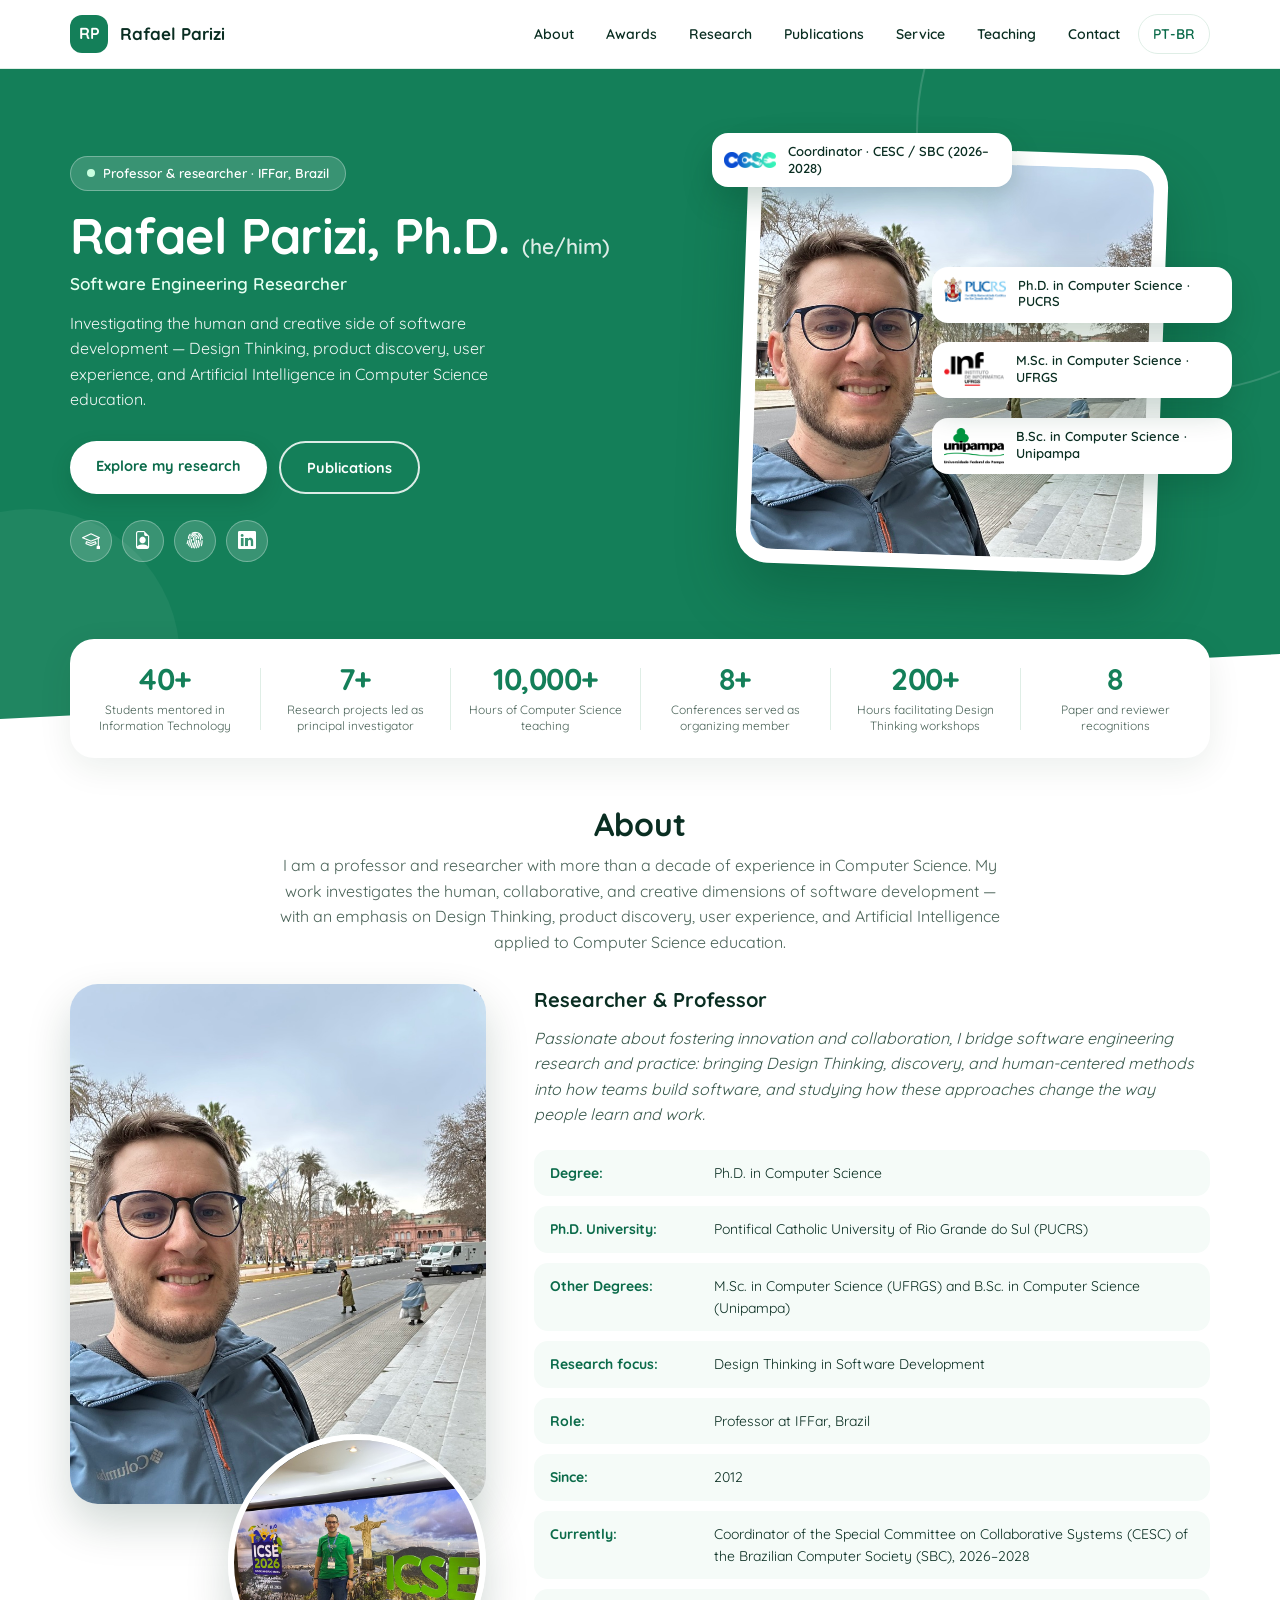
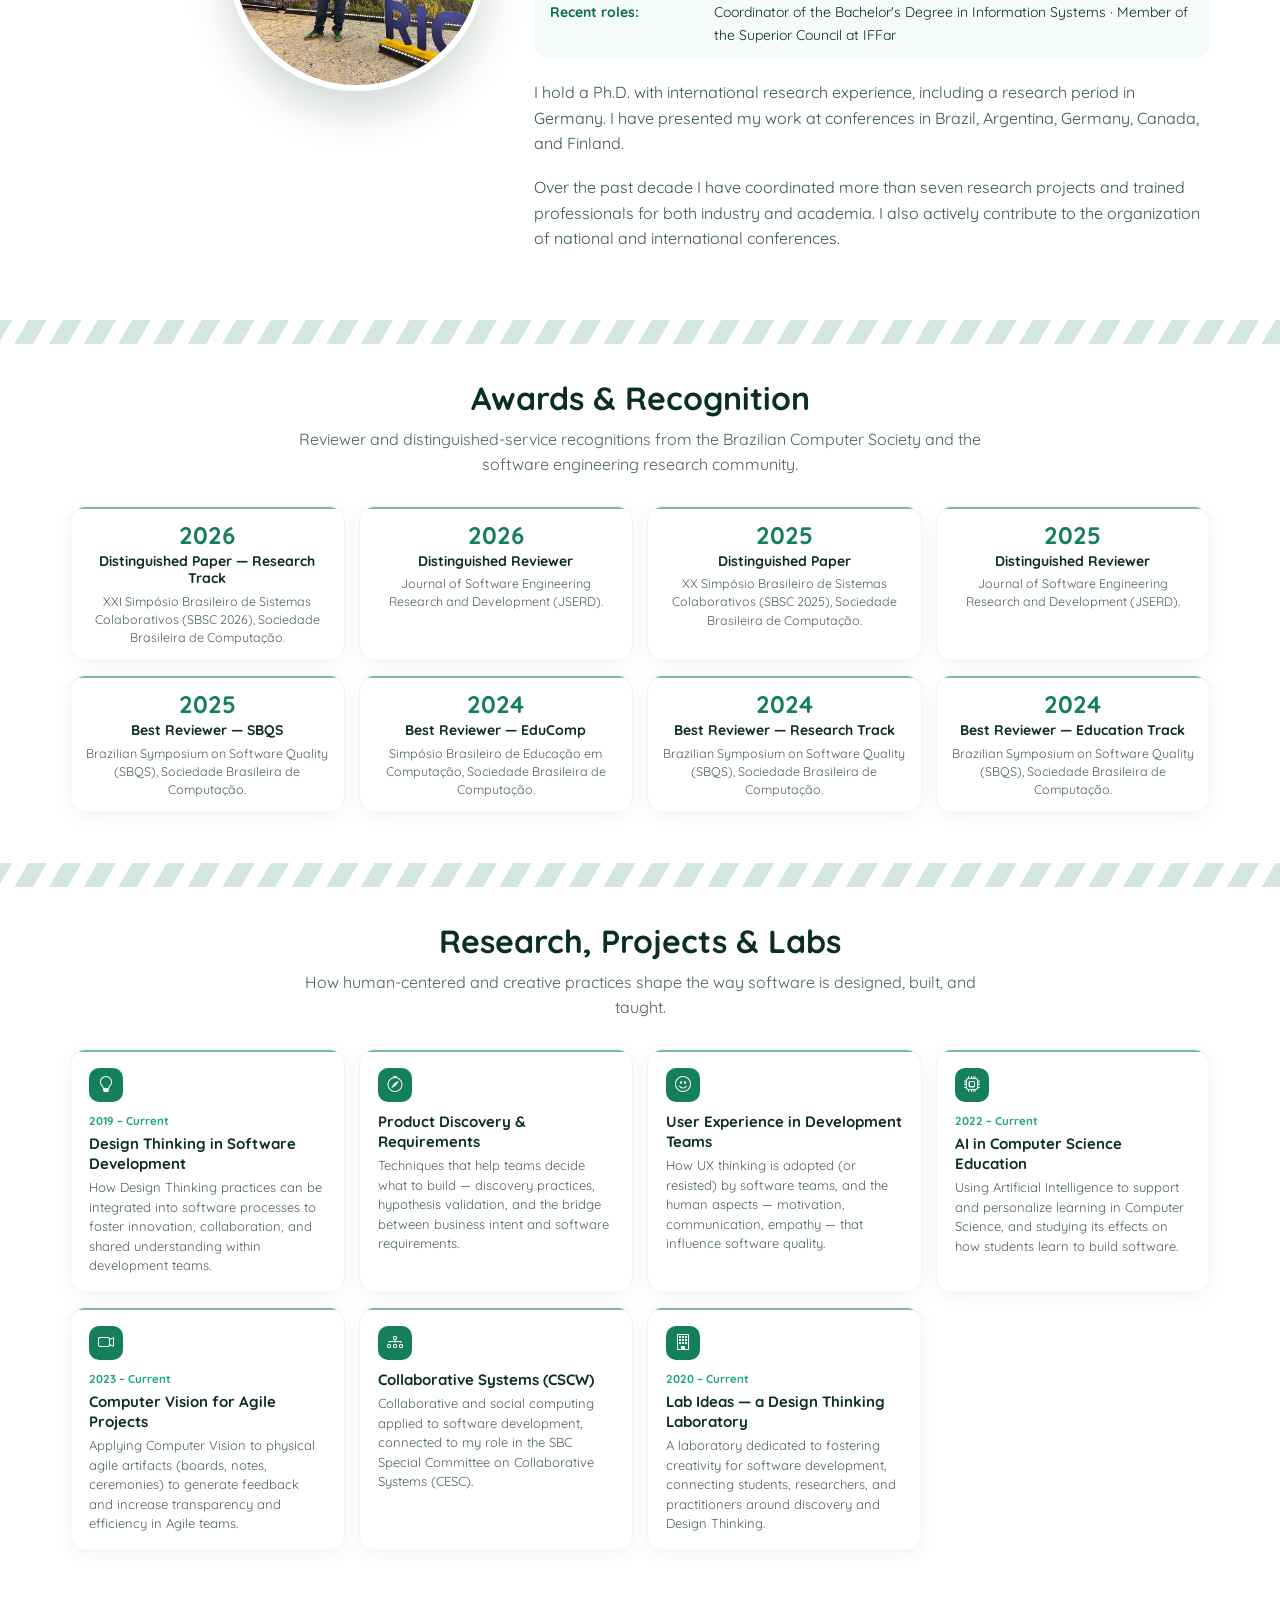
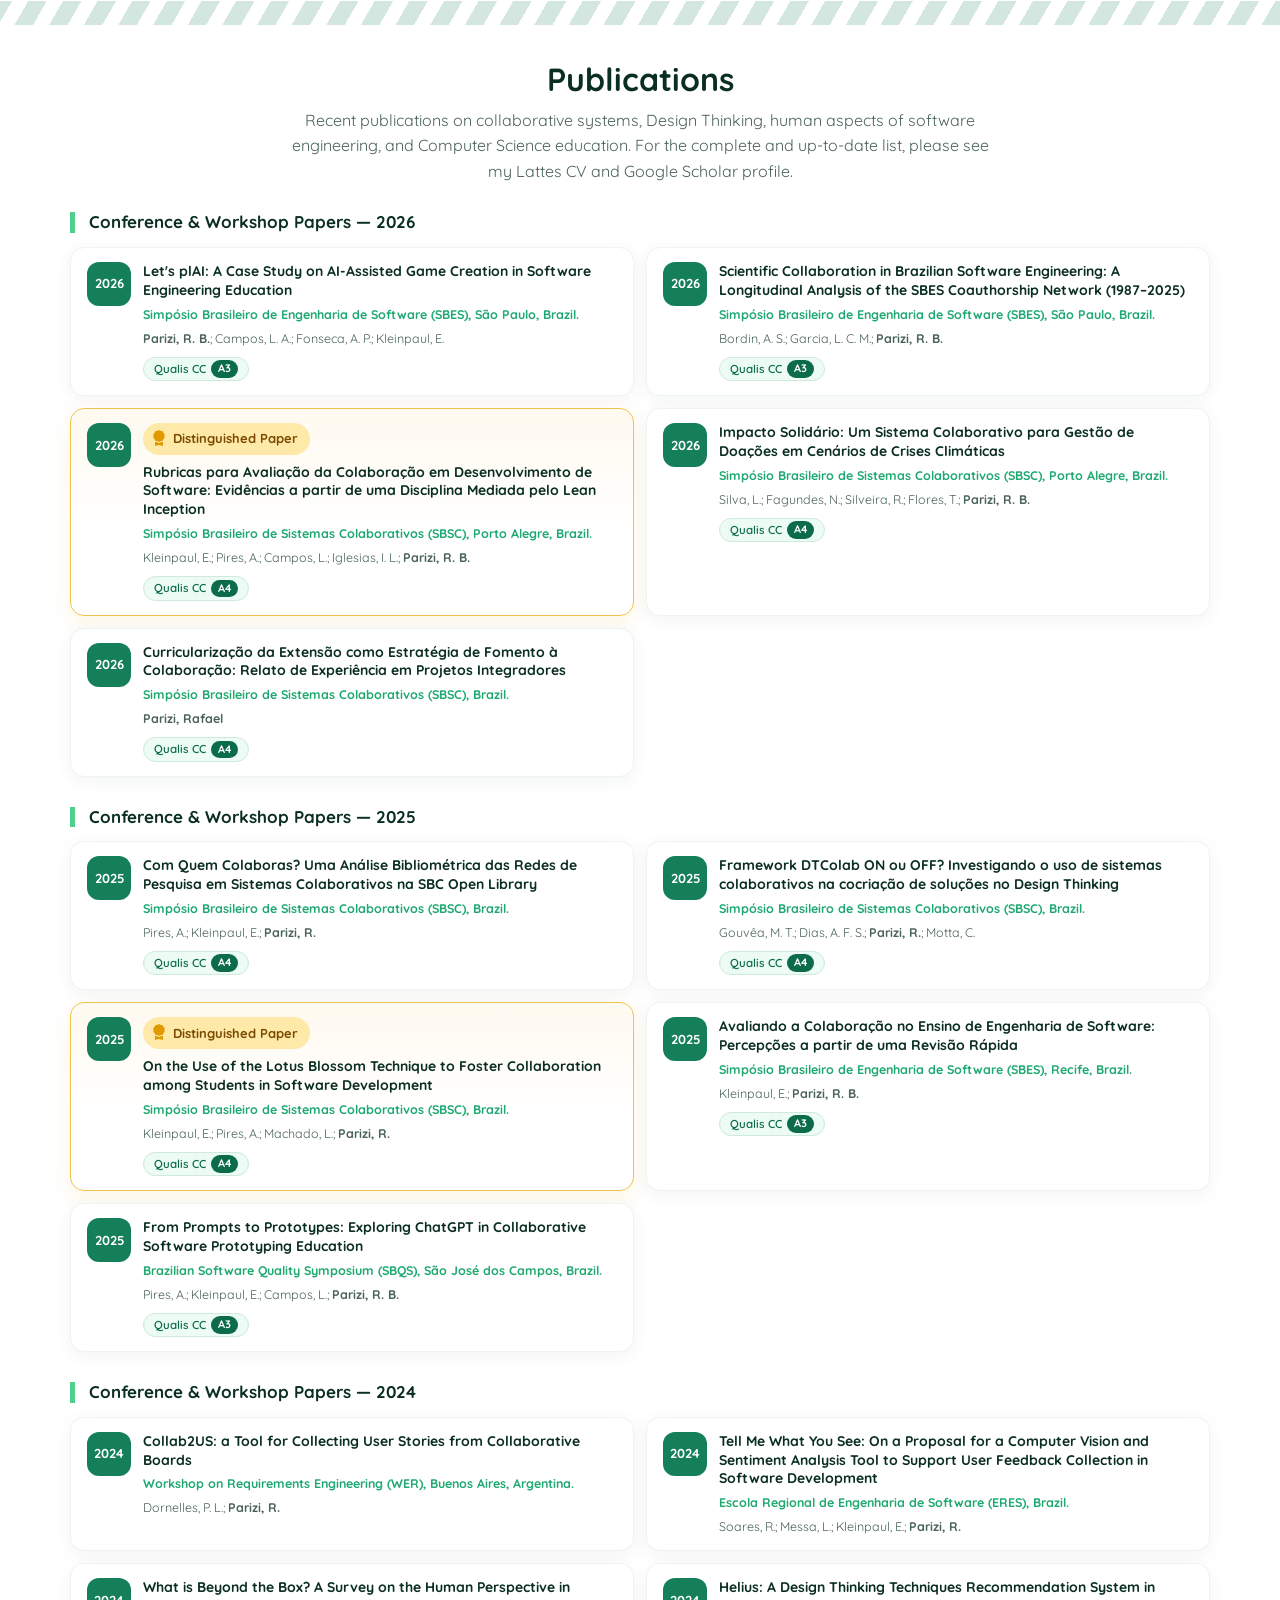
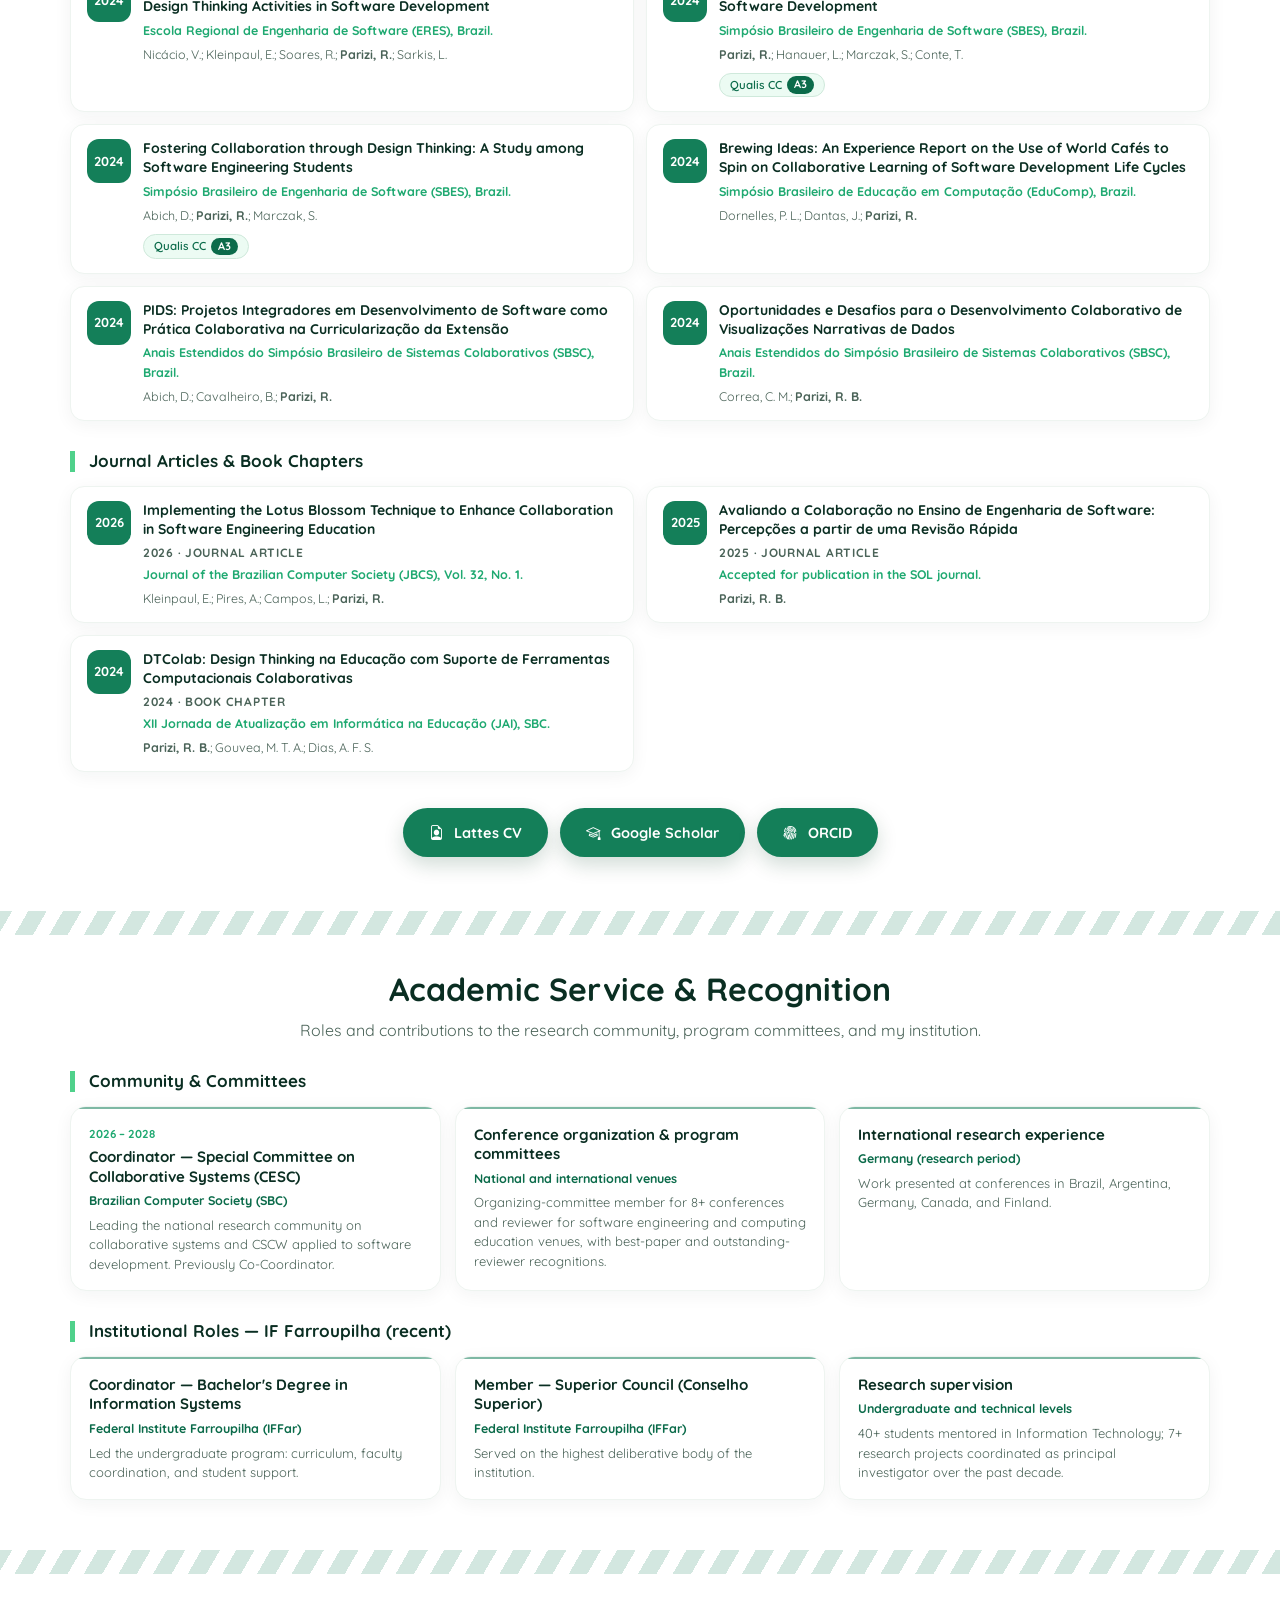
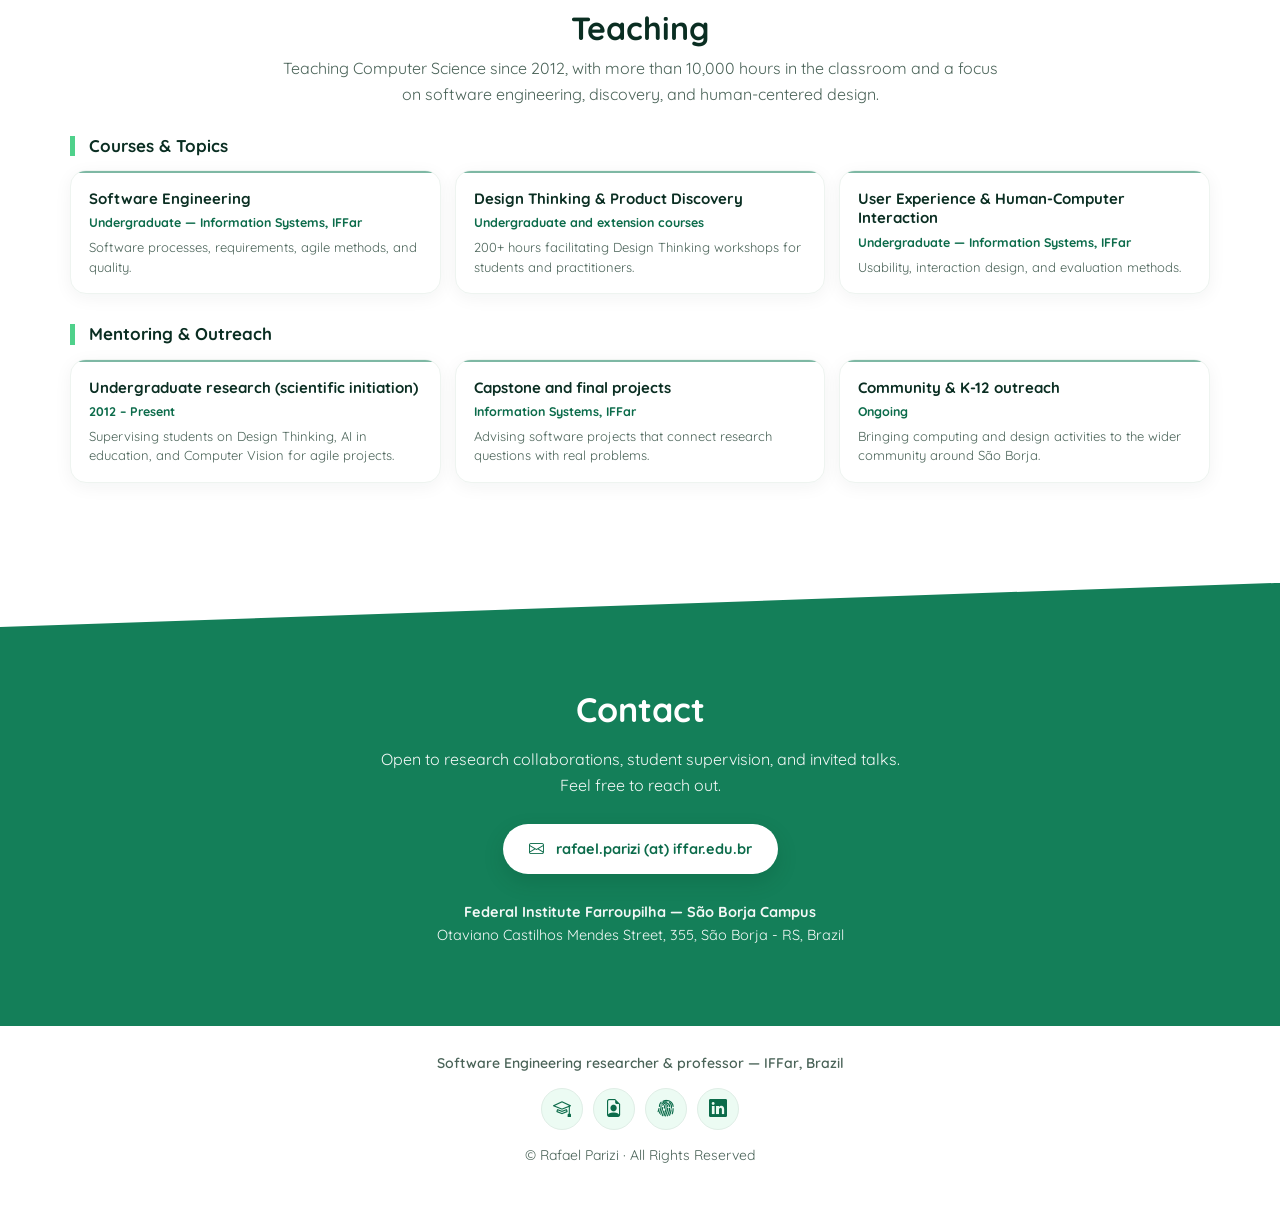
<file: index.html>
<!DOCTYPE html>
<html lang="en">

<head>
  <meta charset="utf-8">
  <meta name="viewport" content="width=device-width, initial-scale=1">
  <title data-i18n="_title">Rafael Parizi, Ph.D. — Software Engineering Researcher</title>
  <meta name="description"
    content="Rafael Parizi, Ph.D. — Professor and researcher in Software Engineering at IFFar, Brazil. Design Thinking, product discovery, UX, and AI in Computer Science education.">
  <link rel="icon" type="image/png" href="assets/img/favicon.png?v=2">
  <link rel="apple-touch-icon" href="assets/img/apple-touch-icon.png?v=2">
  <link rel="preconnect" href="https://fonts.googleapis.com">
  <link rel="preconnect" href="https://fonts.gstatic.com" crossorigin>
  <link href="https://fonts.googleapis.com/css2?family=Quicksand:wght@400;500;600;700&display=swap" rel="stylesheet">
  <link href="https://cdn.jsdelivr.net/npm/bootstrap-icons@1.11.3/font/bootstrap-icons.min.css" rel="stylesheet">
  <link href="assets/css/site.css?v=36" rel="stylesheet">
</head>

<body>

  <header class="topo">
    <div class="container">
      <a class="marca" href="#inicio"><span class="logo">RP</span>Rafael Parizi</a>
      <nav aria-label="Main menu">
        <button class="btn-menu" aria-label="Menu" aria-expanded="false"><i class="bi bi-list"></i></button>
        <ul class="menu">
          <li><a href="#sobre" data-i18n="nav.about">About</a></li>
          <li><a href="#premios" data-i18n="nav.awards">Awards</a></li>
          <li><a href="#pesquisa" data-i18n="nav.research">Research</a></li>
          <li><a href="#publicacoes" data-i18n="nav.publications">Publications</a></li>
          <li><a href="#atuacao" data-i18n="nav.service">Service</a></li>
          <li><a href="#ensino" data-i18n="nav.teaching">Teaching</a></li>
          <li><a href="#contato" data-i18n="nav.contact">Contact</a></li>
          <li><a href="#" class="lang-toggle" role="button"><span class="lang-label">PT-BR</span></a></li>
        </ul>
      </nav>
    </div>
  </header>

  <main id="inicio">

    <!-- Hero -->
    <section class="hero">
      <div class="container">
        <div>
          <span class="selo"><i></i><span data-i18n="v2.badge">Professor &amp; researcher · IFFar, Brazil</span></span>
          <h1>Rafael Parizi, Ph.D. <small data-i18n="hero.pronouns">(he/him)</small></h1>
          <p class="papel" data-i18n="v2.role">Software Engineering Researcher</p>
          <p class="lead" data-i18n="hero.tagline">Investigating the human and creative side of software development —
            Design Thinking, product discovery, user experience, and Artificial Intelligence in Computer Science
            education.</p>
          <div class="acoes">
            <a class="btn" href="#pesquisa" data-i18n="v2.cta.research">Explore my research</a>
            <a class="btn vazado" href="#publicacoes" data-i18n="v2.cta.pubs">Publications</a>
          </div>
          <div class="redes">
            <a href="https://scholar.google.com/citations?user=KE64ttkAAAAJ&amp;hl" title="Google Scholar"
              target="_blank" rel="noopener"><i class="bi bi-mortarboard"></i></a>
            <a href="http://lattes.cnpq.br/1483144999919526" title="Lattes CV" target="_blank" rel="noopener"><i
                class="bi bi-file-earmark-person"></i></a>
            <a href="https://orcid.org/0000-0001-8550-1135" title="ORCID" target="_blank" rel="noopener"><i
                class="bi bi-fingerprint"></i></a>
            <a href="https://www.linkedin.com/in/rafael-parizi/" title="LinkedIn" target="_blank" rel="noopener"><i
                class="bi bi-linkedin"></i></a>
          </div>
        </div>

        <div class="retrato">
          <div class="moldura"><img src="assets/img/profile-image-2.jpeg" alt="Rafael Parizi"></div>
          <div class="chip chip-a"><span class="ico logo-ico"><img src="assets/img/cesc.png" alt="CESC"></span><span
              data-i18n="v2.chip.cesc">Coordinator · CESC / SBC (2026–2028)</span></div>
          <div class="chip chip-b"><span class="ico logo-ico"><img src="assets/img/pucrs.png?v=2" alt="PUCRS"></span><span
              data-i18n="v2.chip.phd">Ph.D. in Computer Science · PUCRS</span></div>
          <div class="chip chip-d"><span class="ico logo-ico"><img src="assets/img/unipampa.png" alt="Unipampa"></span><span
              data-i18n="v2.chip.bsc">B.Sc. in Computer Science · Unipampa</span></div>
          <div class="chip chip-c"><span class="ico logo-ico"><img src="assets/img/ufrgs.png" alt="UFRGS"></span><span
              data-i18n="v2.chip.msc">M.Sc. in Computer Science · UFRGS</span></div>
        </div>
      </div>
    </section>

    <!-- Numbers -->
    <div class="numeros-wrap">
      <div class="container">
        <div class="numeros">
          <div class="numero"><strong>40+</strong><span data-i18n="stats.students">Students mentored in Information
              Technology</span></div>
          <div class="numero"><strong>7+</strong><span data-i18n="stats.projects">Research projects led as principal
              investigator</span></div>
          <div class="numero"><strong>10,000+</strong><span data-i18n="stats.hours">Hours of Computer Science
              teaching</span></div>
          <div class="numero"><strong>8+</strong><span data-i18n="stats.confs">Conferences served as organizing
              member</span></div>
          <div class="numero"><strong>200+</strong><span data-i18n="stats.workshops">Hours facilitating Design
              Thinking workshops</span></div>
          <div class="numero"><strong>8</strong><span data-i18n="stats.awards">Paper and reviewer
              recognitions</span></div>
        </div>
      </div>
    </div>

        <!-- About -->
    <section class="bloco" id="sobre">
      <div class="container">
        <div class="cabec">
          <h2 data-i18n="about.title">About</h2>
          <p data-i18n="about.lead">I am a professor and researcher with more than a decade of experience in Computer Science. My work investigates the human, collaborative, and creative dimensions of software development — with an emphasis on Design Thinking, product discovery, user experience, and Artificial Intelligence applied to Computer Science education.</p>
        </div>
        <div class="sobre">
          <div class="fotos">
            <img src="assets/img/profile-image-2.jpeg" class="foto" alt="Portrait of Rafael Parizi">
            <img src="assets/img/profile-image-3.jpeg" class="foto foto2" alt="Rafael Parizi at ICSE 2026, Rio de Janeiro">
          </div>
          <div>
            <h3 class="sub-h" data-i18n="about.h2">Researcher &amp; Professor</h3>
            <p class="intro" data-i18n="about.intro">Passionate about fostering innovation and collaboration, I bridge software engineering research and practice: bringing Design Thinking, discovery, and human-centered methods into how teams build software, and studying how these approaches change the way people learn and work.</p>
            <dl class="fatos">
              <div><dt data-i18n="about.degree.label">Degree:</dt><dd data-i18n="about.degree.value">Ph.D. in Computer Science</dd></div>
              <div><dt data-i18n="about.phduni.label">Ph.D. University:</dt><dd data-i18n="about.phduni.value">Pontifical Catholic University of Rio Grande do Sul (PUCRS)</dd></div>
              <div><dt data-i18n="about.other.label">Other Degrees:</dt><dd data-i18n="about.other.value">M.Sc. and B.Sc. in Computer Science</dd></div>
              <div><dt data-i18n="about.focus.label">Research focus:</dt><dd data-i18n="about.focus.value">Design Thinking in Software Development</dd></div>
              <div><dt data-i18n="about.role.label">Role:</dt><dd data-i18n="about.role.value">Professor at IFFar, Brazil</dd></div>
              <div><dt data-i18n="about.since.label">Since:</dt><dd>2012</dd></div>
              <div><dt data-i18n="about.currently.label">Currently:</dt><dd data-i18n="about.currently.value">Coordinator of the Special Committee on Collaborative Systems (CESC) of the Brazilian Computer Society (SBC), 2026–2028</dd></div>
              <div><dt data-i18n="about.recent.label">Recent roles:</dt><dd data-i18n="about.recent.value">Coordinator of the Bachelor's Degree in Information Systems · Member of the Superior Council at IFFar</dd></div>
            </dl>
            <p data-i18n="about.p1">I hold a Ph.D. with international research experience, including a research period in Germany. I have presented my work at conferences in Brazil, Argentina, Germany, Canada, and Finland.</p>
            <p data-i18n="about.p2">Over the past decade I have coordinated more than seven research projects and trained professionals for both industry and academia. I also actively contribute to the organization of national and international conferences.</p>
          </div>
        </div>
      </div>
    </section>

    <div class="faixa zig" aria-hidden="true"></div>

    <!-- Awards -->
    <section class="bloco" id="premios">
      <div class="container">
        <div class="cabec">
          <h2 data-i18n="awards.title">Awards &amp; Recognition</h2>
          <p data-i18n="awards.lead">Reviewer and distinguished-service recognitions from the Brazilian Computer Society and the software engineering research community.</p>
        </div>
        <div class="premios">
          <div class="cartao premio"><div class="ano">2026</div>
            <h3 data-i18n="awards.i7.h">Distinguished Paper — Research Track</h3>
            <p data-i18n="awards.i7.p">XXI Simpósio Brasileiro de Sistemas Colaborativos (SBSC 2026), Sociedade Brasileira de Computação.</p>
          </div>
          <div class="cartao premio"><div class="ano">2026</div>
            <h3 data-i18n="awards.i6.h">Distinguished Reviewer</h3>
            <p data-i18n="awards.i6.p">Journal of Software Engineering Research and Development (JSERD).</p>
          </div>
          <div class="cartao premio"><div class="ano">2025</div>
            <h3 data-i18n="awards.i8.h">Distinguished Paper</h3>
            <p data-i18n="awards.i8.p">XX Simpósio Brasileiro de Sistemas Colaborativos (SBSC 2025), Sociedade Brasileira de Computação.</p>
          </div>
          <div class="cartao premio"><div class="ano">2025</div>
            <h3 data-i18n="awards.i5.h">Distinguished Reviewer</h3>
            <p data-i18n="awards.i5.p">Journal of Software Engineering Research and Development (JSERD).</p>
          </div>
          <div class="cartao premio"><div class="ano">2025</div>
            <h3 data-i18n="awards.i4.h">Best Reviewer — SBQS</h3>
            <p data-i18n="awards.i4.p">Brazilian Symposium on Software Quality (SBQS), Sociedade Brasileira de Computação.</p>
          </div>
          <div class="cartao premio"><div class="ano">2024</div>
            <h3 data-i18n="awards.i3.h">Best Reviewer — EduComp</h3>
            <p data-i18n="awards.i3.p">Simpósio Brasileiro de Educação em Computação, Sociedade Brasileira de Computação.</p>
          </div>
          <div class="cartao premio"><div class="ano">2024</div>
            <h3 data-i18n="awards.i2.h">Best Reviewer — Research Track</h3>
            <p data-i18n="awards.i2.p">Brazilian Symposium on Software Quality (SBQS), Sociedade Brasileira de Computação.</p>
          </div>
          <div class="cartao premio"><div class="ano">2024</div>
            <h3 data-i18n="awards.i1.h">Best Reviewer — Education Track</h3>
            <p data-i18n="awards.i1.p">Brazilian Symposium on Software Quality (SBQS), Sociedade Brasileira de Computação.</p>
          </div>
        </div>
      </div>
    </section>

<!-- Research -->
    <div class="faixa zig" aria-hidden="true"></div>

    <section class="bloco" id="pesquisa">
      <div class="container">
        <div class="cabec">
          <h2 data-i18n="merged.title">Research, Projects &amp; Labs</h2>
          <p data-i18n="v2.research.lead">How human-centered and creative practices shape the way software is designed, built, and taught.</p>
        </div>
        <div class="pilares">
          <article class="cartao"><span class="ico"><i class="bi bi-lightbulb"></i></span>
            <span class="quando" data-i18n="projects.dt.when">2019 – Current</span>
            <h3 data-i18n="research.dt.h">Design Thinking in Software Development</h3>
            <p data-i18n="research.dt.p">How Design Thinking practices can be integrated into software processes to
              foster innovation, collaboration, and shared understanding within development teams.</p>
          </article>
          <article class="cartao"><span class="ico"><i class="bi bi-compass"></i></span>
            <h3 data-i18n="research.discovery.h">Product Discovery &amp; Requirements</h3>
            <p data-i18n="research.discovery.p">Techniques that help teams decide what to build — discovery practices,
              hypothesis validation, and the bridge between business intent and software requirements.</p>
          </article>
          <article class="cartao"><span class="ico"><i class="bi bi-emoji-smile"></i></span>
            <h3 data-i18n="research.ux.h">User Experience in Development Teams</h3>
            <p data-i18n="research.ux.p">How UX thinking is adopted (or resisted) by software teams, and the human
              aspects — motivation, communication, empathy — that influence software quality.</p>
          </article>
          <article class="cartao"><span class="ico"><i class="bi bi-cpu"></i></span>
            <span class="quando" data-i18n="projects.ai.when">2022 – Current</span>
            <h3 data-i18n="research.ai.h">AI in Computer Science Education</h3>
            <p data-i18n="research.ai.p">Using Artificial Intelligence to support and personalize learning in Computer
              Science, and studying its effects on how students learn to build software.</p>
          </article>
          <article class="cartao"><span class="ico"><i class="bi bi-camera-video"></i></span>
            <span class="quando" data-i18n="projects.cv.when">2023 – Current</span>
            <h3 data-i18n="research.cv.h">Computer Vision for Agile Projects</h3>
            <p data-i18n="research.cv.p">Applying Computer Vision to physical agile artifacts (boards, notes,
              ceremonies) to generate feedback and increase transparency and efficiency in Agile teams.</p>
          </article>
          <article class="cartao"><span class="ico"><i class="bi bi-diagram-3"></i></span>
            <h3 data-i18n="research.cscw.h">Collaborative Systems (CSCW)</h3>
            <p data-i18n="research.cscw.p">Collaborative and social computing applied to software development,
              connected to my role in the SBC Special Committee on Collaborative Systems (CESC).</p>
          </article>
          <article class="cartao"><span class="ico"><i class="bi bi-building"></i></span>
            <span class="quando" data-i18n="projects.lab.when">2020 – Current</span>
            <h3 data-i18n="projects.lab.h">Lab Ideas — a Design Thinking Laboratory</h3>
            <p data-i18n="projects.lab.p">A laboratory dedicated to fostering creativity for software development, connecting students, researchers, and practitioners around discovery and Design Thinking.</p>
          </article>
        </div>
      </div>
    </section>

    <div class="faixa zig" aria-hidden="true"></div>

    <!-- Publications -->
    <section class="bloco" id="publicacoes">
      <div class="container">
        <div class="cabec">
          <h2 data-i18n="pub.title">Publications</h2>
          <p data-i18n="pub.lead">Recent publications on collaborative systems, Design Thinking, human aspects of software engineering, and Computer Science education. For the complete and up-to-date list, please see my Lattes CV and Google Scholar profile.</p>
        </div>
        <h3 class="grupo" data-i18n="pub.col1title2026">Conference &amp; Workshop Papers — 2026</h3>
        <div class="pubs">
          <article class="pub"><span class="ano">2026</span>
            <div>
              <h3><a href="https://doi.org/10.5753/sbes.2026.26666" target="_blank" rel="noopener">Let's plAI: A Case Study on AI-Assisted Game Creation in Software Engineering Education</a></h3>
              <p class="local" data-i18n="pub.i14.venue">Simpósio Brasileiro de Engenharia de Software (SBES), São Paulo, Brazil.</p>
              <p class="autores"><strong>Parizi, R. B.</strong>; Campos, L. A.; Fonseca, A. P.; Kleinpaul, E.</p>
              <p class="selos"><span class="qualis" title="Qualis CC 2021–2024: A3 · 2025–2028: A3 (estimated by H5)">Qualis CC <b>A3</b></span></p>
            </div>
          </article>
          <article class="pub"><span class="ano">2026</span>
            <div>
              <h3><a href="https://doi.org/10.5753/sbes.2026.29651" target="_blank" rel="noopener">Scientific Collaboration in Brazilian Software Engineering: A Longitudinal Analysis of the SBES Coauthorship Network (1987–2025)</a></h3>
              <p class="local" data-i18n="pub.i15.venue">Simpósio Brasileiro de Engenharia de Software (SBES), São Paulo, Brazil.</p>
              <p class="autores">Bordin, A. S.; Garcia, L. C. M.; <strong>Parizi, R. B.</strong></p>
              <p class="selos"><span class="qualis" title="Qualis CC 2021–2024: A3 · 2025–2028: A3 (estimated by H5)">Qualis CC <b>A3</b></span></p>
            </div>
          </article>
          <article class="pub destaque-pub"><span class="ano">2026</span>
            <div>
              <p class="best"><i class="bi bi-award-fill"></i> <span data-i18n="pub.distinguished">Distinguished Paper</span></p>
              <h3><a href="https://doi.org/10.5753/sbsc.2026.20441" target="_blank" rel="noopener">Rubricas para Avaliação da Colaboração em Desenvolvimento de Software: Evidências a partir de uma Disciplina Mediada pelo Lean Inception</a></h3>
              <p class="local" data-i18n="pub.i11.venue">Simpósio Brasileiro de Sistemas Colaborativos (SBSC), Porto Alegre, Brazil.</p>
              <p class="autores">Kleinpaul, E.; Pires, A.; Campos, L.; Iglesias, I. L.; <strong>Parizi, R. B.</strong></p>
              <p class="selos"><span class="qualis" title="Qualis CC 2021–2024: A4 (induced)">Qualis CC <b>A4</b></span></p>
            </div>
          </article>
          <article class="pub"><span class="ano">2026</span>
            <div>
              <h3><a href="https://doi.org/10.5753/sbsc.2026.20266" target="_blank" rel="noopener">Impacto Solidário: Um Sistema Colaborativo para Gestão de Doações em Cenários de Crises Climáticas</a></h3>
              <p class="local" data-i18n="pub.i12.venue">Simpósio Brasileiro de Sistemas Colaborativos (SBSC), Porto Alegre, Brazil.</p>
              <p class="autores">Silva, L.; Fagundes, N.; Silveira, R.; Flores, T.; <strong>Parizi, R. B.</strong></p>
              <p class="selos"><span class="qualis" title="Qualis CC 2021–2024: A4 (induced)">Qualis CC <b>A4</b></span></p>
            </div>
          </article>
          <article class="pub"><span class="ano">2026</span>
            <div>
              <h3><a href="https://doi.org/10.5753/sbsc.2026.20283" target="_blank" rel="noopener">Curricularização da Extensão como Estratégia de Fomento à Colaboração: Relato de Experiência em Projetos Integradores</a></h3>
              <p class="local" data-i18n="pub.i13.venue">Simpósio Brasileiro de Sistemas Colaborativos (SBSC), Brazil.</p>
              <p class="autores"><strong>Parizi, Rafael</strong></p>
              <p class="selos"><span class="qualis" title="Qualis CC 2021–2024: A4 (induced)">Qualis CC <b>A4</b></span></p>
            </div>
          </article>
        </div>
        <h3 class="grupo" data-i18n="pub.col2title2025">Conference &amp; Workshop Papers — 2025</h3>
        <div class="pubs">
          <article class="pub"><span class="ano">2025</span>
            <div>
              <h3><a href="https://doi.org/10.5753/sbsc.2025.6891" target="_blank" rel="noopener">Com Quem Colaboras? Uma Análise Bibliométrica das Redes de Pesquisa em Sistemas Colaborativos na SBC Open Library</a></h3>
              <p class="local" data-i18n="pub.i6.venue">Simpósio Brasileiro de Sistemas Colaborativos (SBSC), Brazil.</p>
              <p class="autores">Pires, A.; Kleinpaul, E.; <strong>Parizi, R.</strong></p>
              <p class="selos"><span class="qualis" title="Qualis CC 2021–2024: A4 (induced)">Qualis CC <b>A4</b></span></p>
            </div>
          </article>
          <article class="pub"><span class="ano">2025</span>
            <div>
              <h3><a href="https://doi.org/10.5753/sbsc.2025.8591" target="_blank" rel="noopener">Framework DTColab ON ou OFF? Investigando o uso de sistemas colaborativos na cocriação de soluções no Design Thinking</a></h3>
              <p class="local" data-i18n="pub.i7.venue">Simpósio Brasileiro de Sistemas Colaborativos (SBSC), Brazil.</p>
              <p class="autores">Gouvêa, M. T.; Dias, A. F. S.; <strong>Parizi, R.</strong>; Motta, C.</p>
              <p class="selos"><span class="qualis" title="Qualis CC 2021–2024: A4 (induced)">Qualis CC <b>A4</b></span></p>
            </div>
          </article>
          <article class="pub destaque-pub"><span class="ano">2025</span>
            <div>
              <p class="best"><i class="bi bi-award-fill"></i> <span data-i18n="pub.distinguished">Distinguished Paper</span></p>
              <h3><a href="https://doi.org/10.5753/sbsc.2025.6892" target="_blank" rel="noopener">On the Use of the Lotus Blossom Technique to Foster Collaboration among Students in Software Development</a></h3>
              <p class="local" data-i18n="pub.i8.venue">Simpósio Brasileiro de Sistemas Colaborativos (SBSC), Brazil.</p>
              <p class="autores">Kleinpaul, E.; Pires, A.; Machado, L.; <strong>Parizi, R.</strong></p>
              <p class="selos"><span class="qualis" title="Qualis CC 2021–2024: A4 (induced)">Qualis CC <b>A4</b></span></p>
            </div>
          </article>
          <article class="pub"><span class="ano">2025</span>
            <div>
              <h3>Avaliando a Colaboração no Ensino de Engenharia de Software: Percepções a partir de uma Revisão Rápida</h3>
              <p class="local" data-i18n="pub.i9.venue">Simpósio Brasileiro de Engenharia de Software (SBES), Recife, Brazil.</p>
              <p class="autores">Kleinpaul, E.; <strong>Parizi, R. B.</strong></p>
              <p class="selos"><span class="qualis" title="Qualis CC 2021–2024: A3 · 2025–2028: A3 (estimated by H5)">Qualis CC <b>A3</b></span></p>
            </div>
          </article>
          <article class="pub"><span class="ano">2025</span>
            <div>
              <h3><a href="https://doi.org/10.5753/sbqs.2025.13937" target="_blank" rel="noopener">From Prompts to Prototypes: Exploring ChatGPT in Collaborative Software Prototyping Education</a></h3>
              <p class="local" data-i18n="pub.i10.venue">Brazilian Software Quality Symposium (SBQS), São José dos Campos, Brazil.</p>
              <p class="autores">Pires, A.; Kleinpaul, E.; Campos, L.; <strong>Parizi, R. B.</strong></p>
              <p class="selos"><span class="qualis" title="Qualis CC 2021–2024: A3 · 2025–2028: A5">Qualis CC <b>A3</b></span></p>
            </div>
          </article>
        </div>
        <h3 class="grupo" data-i18n="pub.col1title2024">Conference &amp; Workshop Papers — 2024</h3>
        <div class="pubs">
          <article class="pub"><span class="ano">2024</span>
            <div>
              <h3><a href="https://doi.org/10.29327/1407529.27-22" target="_blank" rel="noopener">Collab2US: a Tool for Collecting User Stories from Collaborative Boards</a></h3>
              <p class="local" data-i18n="pub.i21.venue">Workshop on Requirements Engineering (WER), Buenos Aires, Argentina.</p>
              <p class="autores">Dornelles, P. L.; <strong>Parizi, R.</strong></p>
            </div>
          </article>
          <article class="pub"><span class="ano">2024</span>
            <div>
              <h3><a href="https://doi.org/10.5753/eres.2024.4275" target="_blank" rel="noopener">Tell Me What You See: On a Proposal for a Computer Vision and Sentiment Analysis Tool to Support User Feedback Collection in Software Development</a></h3>
              <p class="local" data-i18n="pub.i20.venue">Escola Regional de Engenharia de Software (ERES), Brazil.</p>
              <p class="autores">Soares, R.; Messa, L.; Kleinpaul, E.; <strong>Parizi, R.</strong></p>
            </div>
          </article>
          <article class="pub"><span class="ano">2024</span>
            <div>
              <h3><a href="https://doi.org/10.5753/eres.2024.4280" target="_blank" rel="noopener">What is Beyond the Box? A Survey on the Human Perspective in Design Thinking Activities in Software Development</a></h3>
              <p class="local" data-i18n="pub.i19.venue">Escola Regional de Engenharia de Software (ERES), Brazil.</p>
              <p class="autores">Nicácio, V.; Kleinpaul, E.; Soares, R.; <strong>Parizi, R.</strong>; Sarkis, L.</p>
            </div>
          </article>
          <article class="pub"><span class="ano">2024</span>
            <div>
              <h3><a href="https://doi.org/10.5753/sbes.2024.3600" target="_blank" rel="noopener">Helius: A Design Thinking Techniques Recommendation System in Software Development</a></h3>
              <p class="local" data-i18n="pub.i18.venue">Simpósio Brasileiro de Engenharia de Software (SBES), Brazil.</p>
              <p class="autores"><strong>Parizi, R.</strong>; Hanauer, L.; Marczak, S.; Conte, T.</p>
              <p class="selos"><span class="qualis" title="Qualis CC 2021–2024: A3 · 2025–2028: A3 (estimated by H5)">Qualis CC <b>A3</b></span></p>
            </div>
          </article>
          <article class="pub"><span class="ano">2024</span>
            <div>
              <h3><a href="https://doi.org/10.5753/sbes.2024.3544" target="_blank" rel="noopener">Fostering Collaboration through Design Thinking: A Study among Software Engineering Students</a></h3>
              <p class="local" data-i18n="pub.i17.venue">Simpósio Brasileiro de Engenharia de Software (SBES), Brazil.</p>
              <p class="autores">Abich, D.; <strong>Parizi, R.</strong>; Marczak, S.</p>
              <p class="selos"><span class="qualis" title="Qualis CC 2021–2024: A3 · 2025–2028: A3 (estimated by H5)">Qualis CC <b>A3</b></span></p>
            </div>
          </article>
          <article class="pub"><span class="ano">2024</span>
            <div>
              <h3><a href="https://doi.org/10.5753/educomp.2024.237410" target="_blank" rel="noopener">Brewing Ideas: An Experience Report on the Use of World Cafés to Spin on Collaborative Learning of Software Development Life Cycles</a></h3>
              <p class="local" data-i18n="pub.i3.venue">Simpósio Brasileiro de Educação em Computação (EduComp), Brazil.</p>
              <p class="autores">Dornelles, P. L.; Dantas, J.; <strong>Parizi, R.</strong></p>
            </div>
          </article>
          <article class="pub"><span class="ano">2024</span>
            <div>
              <h3><a href="https://doi.org/10.5753/sbsc_estendido.2024.238755" target="_blank" rel="noopener">PIDS: Projetos Integradores em Desenvolvimento de Software como Prática Colaborativa na Curricularização da Extensão</a></h3>
              <p class="local" data-i18n="pub.i4.venue">Anais Estendidos do Simpósio Brasileiro de Sistemas Colaborativos (SBSC), Brazil.</p>
              <p class="autores">Abich, D.; Cavalheiro, B.; <strong>Parizi, R.</strong></p>
            </div>
          </article>
          <article class="pub"><span class="ano">2024</span>
            <div>
              <h3><a href="https://doi.org/10.5753/sbsc_estendido.2024.238510" target="_blank" rel="noopener">Oportunidades e Desafios para o Desenvolvimento Colaborativo de Visualizações Narrativas de Dados</a></h3>
              <p class="local" data-i18n="pub.i5.venue">Anais Estendidos do Simpósio Brasileiro de Sistemas Colaborativos (SBSC), Brazil.</p>
              <p class="autores">Correa, C. M.; <strong>Parizi, R. B.</strong></p>
            </div>
          </article>
        </div>
        <h3 class="grupo" data-i18n="pub.col1title">Journal Articles &amp; Book Chapters</h3>
        <div class="pubs">
          <article class="pub"><span class="ano">2026</span>
            <div>
              <h3><a href="https://doi.org/10.5753/jbcs.2026.6549" target="_blank" rel="noopener">Implementing the Lotus Blossom Technique to Enhance Collaboration in Software Engineering Education</a></h3>
              <p class="tipo" data-i18n="pub.i16.meta">2026 · Journal article</p>
              <p class="local" data-i18n="pub.i16.venue">Journal of the Brazilian Computer Society (JBCS), Vol. 32, No. 1.</p>
              <p class="autores">Kleinpaul, E.; Pires, A.; Campos, L.; <strong>Parizi, R.</strong></p>
            </div>
          </article>
          <article class="pub"><span class="ano">2025</span>
            <div>
              <h3>Avaliando a Colaboração no Ensino de Engenharia de Software: Percepções a partir de uma Revisão Rápida</h3>
              <p class="tipo" data-i18n="pub.i1.meta">2025 · Journal article</p>
              <p class="local" data-i18n="pub.i1.venue">Accepted for publication in the SOL journal.</p>
              <p class="autores"><strong>Parizi, R. B.</strong></p>
            </div>
          </article>
          <article class="pub"><span class="ano">2024</span>
            <div>
              <h3><a href="https://doi.org/10.5753/sbc.15911.7.1" target="_blank" rel="noopener">DTColab: Design Thinking na Educação com Suporte de Ferramentas Computacionais Colaborativas</a></h3>
              <p class="tipo" data-i18n="pub.i2.meta">2024 · Book chapter</p>
              <p class="local">XII Jornada de Atualização em Informática na Educação (JAI), SBC.</p>
              <p class="autores"><strong>Parizi, R. B.</strong>; Gouvea, M. T. A.; Dias, A. F. S.</p>
            </div>
          </article>
        </div>
        <div class="centro">
          <a class="btn solido" href="http://lattes.cnpq.br/1483144999919526" target="_blank" rel="noopener"><i class="bi bi-file-earmark-person"></i> Lattes CV</a>
          <a class="btn solido" href="https://scholar.google.com/citations?user=KE64ttkAAAAJ&amp;hl" target="_blank" rel="noopener"><i class="bi bi-mortarboard"></i> Google Scholar</a>
          <a class="btn solido" href="https://orcid.org/0000-0001-8550-1135" target="_blank" rel="noopener"><i class="bi bi-fingerprint"></i> ORCID</a>
        </div>
      </div>
    </section>

    <div class="faixa zig" aria-hidden="true"></div>

    <section class="bloco" id="atuacao">
      <div class="container">
        <div class="cabec">
          <h2 data-i18n="service.title">Academic Service &amp; Recognition</h2>
          <p data-i18n="service.lead">Roles and contributions to the research community, program committees, and my institution.</p>
        </div>
        <h3 class="grupo" data-i18n="service.col1">Community &amp; Committees</h3>
        <div class="pilares">
          <article class="cartao">
            <span class="quando">2026 – 2028</span>
            <h3 data-i18n="service.cesc.h">Coordinator — Special Committee on Collaborative Systems (CESC)</h3>
            <p class="sub" data-i18n="service.cesc.em">Brazilian Computer Society (SBC)</p>
            <p data-i18n="service.cesc.p">Leading the national research community on collaborative systems and CSCW applied to software development. Previously Co-Coordinator.</p>
          </article>
          <article class="cartao">
            <h3 data-i18n="service.confs.h">Conference organization &amp; program committees</h3>
            <p class="sub" data-i18n="service.confs.em">National and international venues</p>
            <p data-i18n="service.confs.p">Organizing-committee member for 8+ conferences and reviewer for software engineering and computing education venues, with best-paper and outstanding-reviewer recognitions.</p>
          </article>
          <article class="cartao">
            <h3 data-i18n="service.intl.h">International research experience</h3>
            <p class="sub" data-i18n="service.intl.em">Germany (research period)</p>
            <p data-i18n="service.intl.p">Work presented at conferences in Brazil, Argentina, Germany, Canada, and Finland.</p>
          </article>
        </div>
        <h3 class="grupo" data-i18n="service.col2">Institutional Roles — IF Farroupilha (recent)</h3>
        <div class="pilares">
          <article class="cartao">
            <h3 data-i18n="service.is.h">Coordinator — Bachelor's Degree in Information Systems</h3>
            <p class="sub" data-i18n="service.iffar.em">Federal Institute Farroupilha (IFFar)</p>
            <p data-i18n="service.is.p">Led the undergraduate program: curriculum, faculty coordination, and student support.</p>
          </article>
          <article class="cartao">
            <h3 data-i18n="service.council.h">Member — Superior Council (Conselho Superior)</h3>
            <p class="sub" data-i18n="service.iffar.em2">Federal Institute Farroupilha (IFFar)</p>
            <p data-i18n="service.council.p">Served on the highest deliberative body of the institution.</p>
          </article>
          <article class="cartao">
            <h3 data-i18n="service.sup.h">Research supervision</h3>
            <p class="sub" data-i18n="service.sup.em">Undergraduate and technical levels</p>
            <p data-i18n="service.sup.p">40+ students mentored in Information Technology; 7+ research projects coordinated as principal investigator over the past decade.</p>
          </article>
        </div>
      </div>
    </section>

    <div class="faixa zig" aria-hidden="true"></div>

    <section class="bloco" id="ensino">
      <div class="container">
        <div class="cabec">
          <h2 data-i18n="teaching.title">Teaching</h2>
          <p data-i18n="teaching.lead">Teaching Computer Science since 2012, with more than 10,000 hours in the classroom and a focus on software engineering, discovery, and human-centered design.</p>
        </div>
        <h3 class="grupo" data-i18n="teaching.col1">Courses &amp; Topics</h3>
        <div class="pilares">
          <article class="cartao">
            <h3 data-i18n="teaching.se.h">Software Engineering</h3>
            <p class="sub" data-i18n="teaching.se.em">Undergraduate — Information Systems, IFFar</p>
            <p data-i18n="teaching.se.p">Software processes, requirements, agile methods, and quality.</p>
          </article>
          <article class="cartao">
            <h3 data-i18n="teaching.dt.h">Design Thinking &amp; Product Discovery</h3>
            <p class="sub" data-i18n="teaching.dt.em">Undergraduate and extension courses</p>
            <p data-i18n="teaching.dt.p">200+ hours facilitating Design Thinking workshops for students and practitioners.</p>
          </article>
          <article class="cartao">
            <h3 data-i18n="teaching.ux.h">User Experience &amp; Human-Computer Interaction</h3>
            <p class="sub" data-i18n="teaching.ux.em">Undergraduate — Information Systems, IFFar</p>
            <p data-i18n="teaching.ux.p">Usability, interaction design, and evaluation methods.</p>
          </article>
        </div>
        <h3 class="grupo" data-i18n="teaching.col2">Mentoring &amp; Outreach</h3>
        <div class="pilares">
          <article class="cartao">
            <h3 data-i18n="teaching.ic.h">Undergraduate research (scientific initiation)</h3>
            <p class="sub" data-i18n="teaching.ic.em">2012 – Present</p>
            <p data-i18n="teaching.ic.p">Supervising students on Design Thinking, AI in education, and Computer Vision for agile projects.</p>
          </article>
          <article class="cartao">
            <h3 data-i18n="teaching.capstone.h">Capstone and final projects</h3>
            <p class="sub" data-i18n="teaching.capstone.em">Information Systems, IFFar</p>
            <p data-i18n="teaching.capstone.p">Advising software projects that connect research questions with real problems.</p>
          </article>
          <article class="cartao">
            <h3 data-i18n="teaching.outreach.h">Community &amp; K-12 outreach</h3>
            <p class="sub" data-i18n="teaching.outreach.em">Ongoing</p>
            <p data-i18n="teaching.outreach.p">Bringing computing and design activities to the wider community around São Borja.</p>
          </article>
        </div>
      </div>
    </section>

    <!-- Contact -->
    <section class="contato" id="contato">
      <div class="container">
        <h2 data-i18n="contact.title">Contact</h2>
        <p data-i18n="contact.lead">Open to research collaborations, student supervision, and invited talks. Feel free to reach out.</p>
        <div class="acoes centrado">
          <a class="btn" href="mailto:rafael.parizi@iffar.edu.br"><i class="bi bi-envelope"></i> rafael.parizi (at) iffar.edu.br</a>
        </div>
        <address>
          <b data-i18n="contact.addr.h5">Federal Institute Farroupilha — São Borja Campus</b><br>
          <span data-i18n="contact.addr.p">Otaviano Castilhos Mendes Street, 355, São Borja - RS, Brazil</span>
        </address>
      </div>
    </section>

  </main>

  <footer>
    <div class="container">
      <p class="rodape-tag" data-i18n="footer.tagline">Software Engineering researcher &amp; professor — IFFar, Brazil</p>
      <div class="redes escuro">
            <a href="https://scholar.google.com/citations?user=KE64ttkAAAAJ&amp;hl" title="Google Scholar" target="_blank" rel="noopener"><i class="bi bi-mortarboard"></i></a>
            <a href="http://lattes.cnpq.br/1483144999919526" title="Lattes CV" target="_blank" rel="noopener"><i class="bi bi-file-earmark-person"></i></a>
            <a href="https://orcid.org/0000-0001-8550-1135" title="ORCID" target="_blank" rel="noopener"><i class="bi bi-fingerprint"></i></a>
            <a href="https://www.linkedin.com/in/rafael-parizi/" title="LinkedIn" target="_blank" rel="noopener"><i class="bi bi-linkedin"></i></a>
      </div>
      <p>© Rafael Parizi · <span data-i18n="footer.rights">All Rights Reserved</span></p>
    </div>
  </footer>

  <script src="assets/js/i18n.js?v=20261125"></script>
  <script>
    document.querySelector('.btn-menu').addEventListener('click', function () {
      var m = document.querySelector('.menu'), o = m.classList.toggle('aberto');
      this.setAttribute('aria-expanded', o);
    });
    document.querySelectorAll('.menu a').forEach(function (a) {
      a.addEventListener('click', function () { document.querySelector('.menu').classList.remove('aberto'); });
    });
  </script>
</body>

</html>
</file>
<file: assets/css/site.css>
/* Home v2 — visual language borrowed from the CESC site (Quicksand, blue→cyan→green gradient, rounded cards) */
:root {
  --azul: #0b6b4a;
  --azul-escuro: #0a2e22;
  --ciano: #1fa971;
  --verde: #4fd18b;
  --claro: #ecfbf3;
  --muted: #4a6358;
  --line: #dfeee6;
  --grad: #147f59;
  --raio: 22px;
  --sombra: 0 10px 30px rgba(5, 45, 30, .08);
}

* { box-sizing: border-box; }
html { scroll-behavior: smooth; scroll-padding-top: 90px; }
body {
  margin: 0; font-family: "Quicksand", system-ui, sans-serif; font-size: 15px; line-height: 1.6;
  color: var(--azul-escuro); background: #fff;
}
a { color: var(--azul); }
img { max-width: 100%; display: block; }
.container { width: min(1140px, 100% - 40px); margin-inline: auto; }

/* ---------- Header ---------- */
.topo {
  position: sticky; top: 0; z-index: 50; background: rgba(255, 255, 255, .92);
  backdrop-filter: blur(10px); border-bottom: 1px solid var(--line);
}
.topo .container { display: flex; align-items: center; justify-content: space-between; gap: 20px; min-height: 68px; }
.marca { display: flex; align-items: center; gap: 12px; text-decoration: none; color: var(--azul-escuro); font-weight: 700; font-size: 17px; }
.marca .logo {
  width: 38px; height: 38px; border-radius: 12px; background: var(--grad); color: #fff;
  display: grid; place-items: center; font-size: 16px; font-weight: 700;
}
.menu { display: flex; align-items: center; gap: 4px; list-style: none; margin: 0; padding: 0; }
.menu a {
  display: block; padding: 8px 14px; border-radius: 99px; text-decoration: none;
  color: var(--azul-escuro); font-weight: 600; font-size: 14px; transition: background .2s, color .2s;
}
.menu a:hover { background: var(--claro); color: var(--azul); }
.menu .lang-toggle { border: 1.5px solid var(--line); color: var(--azul); }
.btn-menu { display: none; background: none; border: 0; font-size: 28px; color: var(--azul-escuro); cursor: pointer; }

/* ---------- Hero ---------- */
.hero {
  background: var(--grad); color: #fff; position: relative; overflow: hidden;
  clip-path: polygon(0 0, 100% 0, 100% 90%, 0 100%); padding: 80px 0 150px;
}
.hero::before, .hero::after { content: ""; position: absolute; border-radius: 50%; pointer-events: none; }
.hero::before { width: 520px; height: 520px; right: -160px; top: -200px; border: 2px solid rgba(255, 255, 255, .15); }
.hero::after { width: 300px; height: 300px; left: -120px; bottom: -90px; background: rgba(255, 255, 255, .05); }
.hero .container { display: grid; grid-template-columns: 1.1fr 1fr; gap: 56px; align-items: center; position: relative; z-index: 1; }
.selo {
  display: inline-flex; align-items: center; gap: 8px; padding: 6px 16px; border-radius: 99px;
  background: rgba(255, 255, 255, .16); border: 1px solid rgba(255, 255, 255, .3);
  font-size: 13px; font-weight: 600;
}
.selo i { width: 8px; height: 8px; border-radius: 50%; background: #c8ffe0; }
.hero h1 { font-size: clamp(32px, 4.6vw, 50px); line-height: 1.06; margin: 18px 0 8px; letter-spacing: -.015em; }
.hero h1 small { font-size: .42em; font-weight: 600; opacity: .85; letter-spacing: 0; }
.hero .papel { font-size: 17px; font-weight: 600; color: #e6fff1; margin: 0 0 14px; }
.hero p.lead { font-size: 16px; max-width: 46ch; opacity: .95; margin: 0 0 28px; }
.acoes { display: flex; flex-wrap: wrap; gap: 12px; }
.btn {
  display: inline-block; padding: 13px 26px; border-radius: 99px; font-weight: 700; font-size: 14.5px;
  text-decoration: none; background: #fff; color: var(--azul); transition: transform .2s, box-shadow .2s;
  box-shadow: 0 8px 20px rgba(0, 60, 35, .18);
}
.btn:hover { transform: translateY(-2px); }
.btn.vazado { background: transparent; color: #fff; border: 2px solid rgba(255, 255, 255, .85); box-shadow: none; }
.btn.vazado:hover { background: #fff; color: var(--azul); }

.redes { display: flex; gap: 10px; margin-top: 26px; }
.redes a {
  width: 42px; height: 42px; border-radius: 50%; display: grid; place-items: center; text-decoration: none;
  background: rgba(255, 255, 255, .16); color: #fff; font-size: 18px; border: 1px solid rgba(255, 255, 255, .3);
  transition: background .2s, color .2s;
}
.redes a:hover { background: #fff; color: var(--azul); }

.retrato { position: relative; justify-self: center; width: min(420px, 100%); }
.retrato .moldura {
  background: #fff; padding: 14px; border-radius: 32px; transform: rotate(2deg);
  box-shadow: 0 30px 60px rgba(0, 60, 35, .3);
}
.retrato img { width: 100%; aspect-ratio: 1; object-fit: cover; border-radius: 22px; }
.chip {
  position: absolute; display: flex; align-items: center; gap: 10px; background: #fff; color: var(--azul-escuro);
  border-radius: 16px; padding: 10px 16px; box-shadow: 0 14px 30px rgba(0, 60, 35, .22);
  font-size: 13px; line-height: 1.3; font-weight: 600; max-width: 250px;
}
.chip .ico {
  width: 36px; height: 36px; border-radius: 12px; background: var(--grad); color: #fff;
  display: grid; place-items: center; font-size: 17px; flex-shrink: 0;
}
.chip-a { top: -16px; left: -30px; }
.chip-b { top: 28%; right: -70px; }
.chip-c { top: 46%; right: -70px; }
.chip-d { top: 64%; right: -70px; }
.chip .logo-ico { background: transparent; border: 0; padding: 0; border-radius: 0; width: 64px; height: 40px; align-self: flex-start; flex-shrink: 0; display: block; }
.chip .logo-ico img { width: 100%; height: 100%; object-fit: contain; object-position: center top; flex-shrink: 0; border-radius: 0; aspect-ratio: auto; }
.chip-b .logo-ico { width: 62px; height: 36px; }
.chip-c .logo-ico { width: 60px; height: 36px; }
.chip-d .logo-ico { width: 60px; height: 36px; }
.chip-a .logo-ico { width: 52px; height: 30px; align-self: center; }
.chip-a .logo-ico img { object-position: center; }
.chip:has(.logo-ico) { align-items: flex-start; gap: 12px; padding: 10px 18px 10px 12px; max-width: 300px; width: max-content; }

/* ---------- Numbers ---------- */
.numeros-wrap { margin-top: -80px; position: relative; z-index: 2; }
.numeros {
  display: grid; grid-template-columns: repeat(6, 1fr); background: #fff; border-radius: 24px;
  box-shadow: 0 18px 50px rgba(5, 45, 30, .12); overflow: hidden;
}
.numero { padding: 24px 14px; text-align: center; position: relative; }
.numero + .numero::before { content: ""; position: absolute; left: 0; top: 24%; bottom: 24%; width: 1px; background: var(--line); }
.numero strong {
  display: block; font-size: 30px; font-weight: 700; line-height: 1.1; letter-spacing: -.02em;
  background: var(--grad); -webkit-background-clip: text; background-clip: text; color: transparent;
}
.numero span { display: block; margin-top: 6px; font-size: 12px; line-height: 1.35; color: var(--muted); }

/* ---------- Sections ---------- */
section.bloco { padding: 60px 0 10px; }
.cabec { text-align: center; max-width: 720px; margin: 0 auto 28px; }
.cabec h2 { font-size: clamp(24px, 3.1vw, 32px); margin: 0 0 10px; line-height: 1.15; }
.cabec h2 em { font-style: normal; background: var(--grad); -webkit-background-clip: text; background-clip: text; color: transparent; }
.cabec p { color: var(--muted); font-size: 16px; margin: 0; }

.sobre { display: grid; grid-template-columns: .8fr 1.3fr; gap: 48px; align-items: start; }
.sobre p { font-size: 16px; color: #37574a; margin: 0 0 18px; }
.destaque {
  background: var(--claro); border-radius: var(--raio); padding: 28px; border: 1px solid #c9ecd9;
}
.destaque b { display: block; color: var(--azul); font-size: 13px; letter-spacing: .08em; text-transform: uppercase; margin-bottom: 6px; }
.destaque h3 { margin: 0 0 8px; font-size: 21px; line-height: 1.3; }
.destaque p { font-size: 16px; margin: 0; }

.pilares { display: grid; grid-template-columns: repeat(auto-fit, minmax(250px, 1fr)); gap: 14px; }
.cartao {
  background: #fff; border-radius: 16px; padding: 18px 18px 16px; border: 1px solid #e6f1ea; box-shadow: var(--sombra);
  transition: transform .3s, box-shadow .3s; position: relative; overflow: hidden;
}
.cartao::before { content: ""; position: absolute; left: 0; top: 0; right: 0; height: 3px; background: var(--grad); }
.cartao:hover { transform: translateY(-3px); box-shadow: 0 20px 44px rgba(5, 45, 30, .13); }
.cartao .ico {
  width: 34px; height: 34px; border-radius: 10px; background: var(--grad); color: #fff;
  display: grid; place-items: center; font-size: 16px; margin-bottom: 10px;
}
.cartao h3 { font-size: 15px; line-height: 1.3; margin: 0 0 5px; }
.cartao p { margin: 0; color: var(--muted); font-size: 13px; line-height: 1.5; }
.cartao .quando { font-size: 11.5px; font-weight: 700; color: var(--ciano); margin-bottom: 4px; display: block; }

/* ---------- Publications ---------- */
.pubs { display: grid; grid-template-columns: repeat(2, 1fr); gap: 12px; }
.pub {
  display: flex; gap: 12px; background: #fff; border: 1px solid #e6f1ea; border-radius: 14px; padding: 14px 16px;
  box-shadow: var(--sombra);
}
.pub .ano {
  flex-shrink: 0; width: 44px; height: 44px; border-radius: 12px; background: var(--grad); color: #fff;
  display: grid; place-items: center; font-weight: 700; font-size: 13px;
}
.pub h3 { font-size: 14px; line-height: 1.35; margin: 0 0 4px; }
.pub .local { font-size: 12.5px; color: var(--ciano); font-weight: 700; margin: 0 0 4px; }
.pub .autores { font-size: 12.5px; color: var(--muted); margin: 0; }
.centro { text-align: center; margin-top: 32px; }
.btn.solido { background: var(--grad); color: #fff; }

/* ---------- Awards ---------- */
.premios { display: grid; grid-template-columns: repeat(4, 1fr); gap: 14px; }
.premio { text-align: center; padding: 16px 14px 14px; border-radius: 16px; }
.premio p { font-size: 12.5px; line-height: 1.45; }
.premio .ano { font-size: 24px; font-weight: 700; line-height: 1; background: var(--grad); -webkit-background-clip: text; background-clip: text; color: transparent; }
.premio h3 { font-size: 14px; margin: 6px 0 4px; line-height: 1.25; }

/* ---------- Contact band ---------- */
.contato {
  margin: 90px 0 0; background: var(--grad); color: #fff; text-align: center; padding: 70px 0 80px;
  clip-path: polygon(0 10%, 100% 0, 100% 100%, 0 100%);
}
.contato h2 { font-size: clamp(24px, 3.1vw, 34px); margin: 30px 0 10px; }
.contato p { font-size: 16px; max-width: 54ch; margin: 0 auto 26px; opacity: .95; }

footer { padding: 26px 0; text-align: center; font-size: 14px; color: var(--muted); }

/* ---------- Responsive ---------- */
@media (max-width: 960px) {
  .hero .container, .sobre { grid-template-columns: 1fr; }
  .retrato { order: -1; width: min(300px, 80%); }
  .numeros { grid-template-columns: repeat(3, 1fr); }
  .numero:nth-child(4)::before { display: none; }
  .premios { grid-template-columns: repeat(2, 1fr); gap: 14px; }
}
@media (max-width: 1060px) {
  .btn-menu { display: block; }
  .menu {
    display: none; position: absolute; left: 0; right: 0; top: 68px; background: #fff; flex-direction: column;
    align-items: stretch; padding: 12px 20px 18px; border-bottom: 1px solid var(--line); box-shadow: var(--sombra);
  }
  .menu.aberto { display: flex; }

  .numeros { grid-template-columns: repeat(2, 1fr); }
  .numero:nth-child(odd)::before { display: none; }
  .chip-a { left: -8px; } .chip-b, .chip-c, .chip-d { right: -10px; }
}

/* ---------- Full-site additions ---------- */
.grupo { font-size: 17px; margin: 30px 0 14px; padding-left: 14px; border-left: 5px solid var(--verde); line-height: 1.2; }
.grupo:first-of-type { margin-top: 0; }
.btn i { margin-right: 6px; }
.centro .btn { margin: 4px; }
.acoes.centrado { justify-content: center; }
.sub-h { font-size: 20px; margin: 0 0 10px; }
.intro { font-style: italic; }
.fotos { position: relative; }
.foto { width: 100%; aspect-ratio: 4/5; object-fit: cover; border-radius: 28px; box-shadow: 0 20px 44px rgba(5, 45, 30, .18); }
.foto2 { width: 62%; aspect-ratio: 1; margin: -70px 0 0 auto; border-radius: 50%; border: 6px solid #fff; position: relative; }
.fatos { margin: 22px 0; display: grid; gap: 10px; }
.fatos div { display: grid; grid-template-columns: 150px 1fr; gap: 14px; padding: 12px 16px; background: var(--claro); border-radius: 14px; font-size: 14px; }
.fatos dt { font-weight: 700; color: var(--azul); }
.fatos dd { margin: 0; }
.pub .tipo { font-size: 12px; font-weight: 700; letter-spacing: .06em; text-transform: uppercase; color: var(--muted); margin: 0 0 2px; }
.cartao .sub { font-weight: 700; color: var(--azul); font-size: 12.5px; margin-bottom: 4px; }
.cartao p + p { margin-top: 6px; }
.contato address { font-style: normal; opacity: .95; margin-top: 26px; font-size: 14.5px; line-height: 1.6; }
.contato .btn i { margin-right: 8px; }
.rodape-tag { margin: 0 0 14px; font-weight: 600; }
.redes.escuro { justify-content: center; margin: 0 0 14px; }
.redes.escuro a { background: var(--claro); color: var(--azul); border-color: var(--line); }
.redes.escuro a:hover { background: var(--azul); color: #fff; }
@media (max-width: 960px) {
  .sobre { grid-template-columns: 1fr; }
  .fotos { max-width: 360px; margin: 0 auto; }
}
@media (max-width: 560px) { .fatos div { grid-template-columns: 1fr; gap: 2px; } }

.pub.destaque-pub { border-color: #f0c24b; box-shadow: 0 10px 30px rgba(240, 170, 20, .22); background: linear-gradient(180deg, #fffaf0, #fff 60%); }
.pub .best {
  display: inline-flex; align-items: center; gap: 6px; margin: 0 0 8px; padding: 3px 12px 3px 8px; border-radius: 99px;
  background: #ffe9a8; color: #7a4a00; font-size: 13px; font-weight: 700;
}
.pub .best i { color: #e09a00; font-size: 16px; }

@media (max-width: 520px) { .premios { grid-template-columns: 1fr; } }

/* ---------- Green dividers between sections ---------- */
.faixa { height: 64px; margin-top: 56px; background: var(--grad); }
.faixa.diag { height: 84px; clip-path: polygon(0 45%, 100% 0, 100% 55%, 0 100%); }
.faixa.diag.inv { height: 56px; clip-path: polygon(0 0, 100% 0, 100% 35%, 50% 100%, 0 35%); }
.faixa.onda {
  height: 70px;
  -webkit-mask: url("data:image/svg+xml,%3Csvg xmlns='http://www.w3.org/2000/svg' viewBox='0 0 1200 100' preserveAspectRatio='none'%3E%3Cpath d='M0 50 C150 0 300 0 450 50 S750 100 900 50 1050 0 1200 50 V100 H0Z'/%3E%3C/svg%3E") center/100% 100% no-repeat;
          mask: url("data:image/svg+xml,%3Csvg xmlns='http://www.w3.org/2000/svg' viewBox='0 0 1200 100' preserveAspectRatio='none'%3E%3Cpath d='M0 50 C150 0 300 0 450 50 S750 100 900 50 1050 0 1200 50 V100 H0Z'/%3E%3C/svg%3E") center/100% 100% no-repeat;
}
.faixa.pontos {
  height: 40px;
  background: radial-gradient(circle at 14px 20px, rgba(255, 255, 255, .35) 3px, transparent 4px) 0 0 / 28px 40px, var(--grad);
}
.faixa.curva { height: 70px; border-radius: 50% 50% 0 0 / 100% 100% 0 0; }
.faixa.zig {
  height: 30px;
  -webkit-mask: repeating-linear-gradient(-60deg, #000 0 16px, #0000 16px 30px);
          mask: repeating-linear-gradient(-60deg, #000 0 16px, #0000 16px 30px);
}
.faixa + section.bloco { padding-top: 44px; }

/* ---------- Cleaner look: lighter dividers, softer cards ---------- */
.faixa { opacity: .18; margin-top: 40px; height: 44px; }
.faixa.diag { height: 56px; }
.faixa.diag.inv { height: 40px; }
.faixa.onda { height: 52px; }
.faixa.pontos { height: 30px; }
.faixa.curva { height: 50px; }
.faixa.zig { height: 24px; }
.faixa + section.bloco { padding-top: 36px; }
:root { --sombra: 0 4px 18px rgba(5, 45, 30, .05); }
.cartao, .pub { border-color: #eef4f0; }
.cartao::before { height: 2px; opacity: .55; }
.cartao:hover { box-shadow: 0 10px 26px rgba(5, 45, 30, .08); }
.pub.destaque-pub { box-shadow: 0 6px 20px rgba(240, 170, 20, .12); }
.numeros { box-shadow: 0 10px 34px rgba(5, 45, 30, .08); }
.fatos div { background: #f5fbf8; }
section.bloco { padding-top: 48px; }
.pub { position: relative; transition: box-shadow .2s, border-color .2s; }
.pub h3 a { color: inherit; text-decoration: none; }
.pub h3 a::after { content: ""; position: absolute; inset: 0; border-radius: inherit; }
.pub:has(h3 a):hover { border-color: var(--verde); box-shadow: 0 8px 24px rgba(5, 45, 30, .10); }
.pub:has(h3 a):hover h3 a { color: var(--azul); }

.pub .selos { margin: 8px 0 0; }
.qualis {
  display: inline-flex; align-items: center; gap: 5px; padding: 2px 10px; border-radius: 99px;
  background: var(--claro); border: 1px solid #cfe9db; color: var(--azul); font-size: 11.5px; font-weight: 600; cursor: help;
}
.qualis b { background: var(--azul); color: #fff; border-radius: 99px; padding: 0 7px; font-size: 11px; }

/* ---------- Mobile: education chips below the photo ---------- */
@media (max-width: 960px) {
  .retrato { width: min(380px, 100%); display: flex; flex-direction: column; gap: 10px; }
  .retrato .moldura { margin-bottom: 8px; }
  .retrato .chip, .retrato .chip:has(.logo-ico) {
    position: static; inset: auto; width: 100%; max-width: none; box-shadow: 0 6px 18px rgba(0, 40, 25, .18);
    align-items: center; font-size: 13.5px;
  }
  .retrato .chip .logo-ico { align-self: center; }
  .retrato .chip .ico:not(.logo-ico) { flex-shrink: 0; }
  .retrato .moldura { order: 0; } .chip-a { order: 1; } .chip-b { order: 2; } .chip-c { order: 3; } .chip-d { order: 4; }
}
</file>
